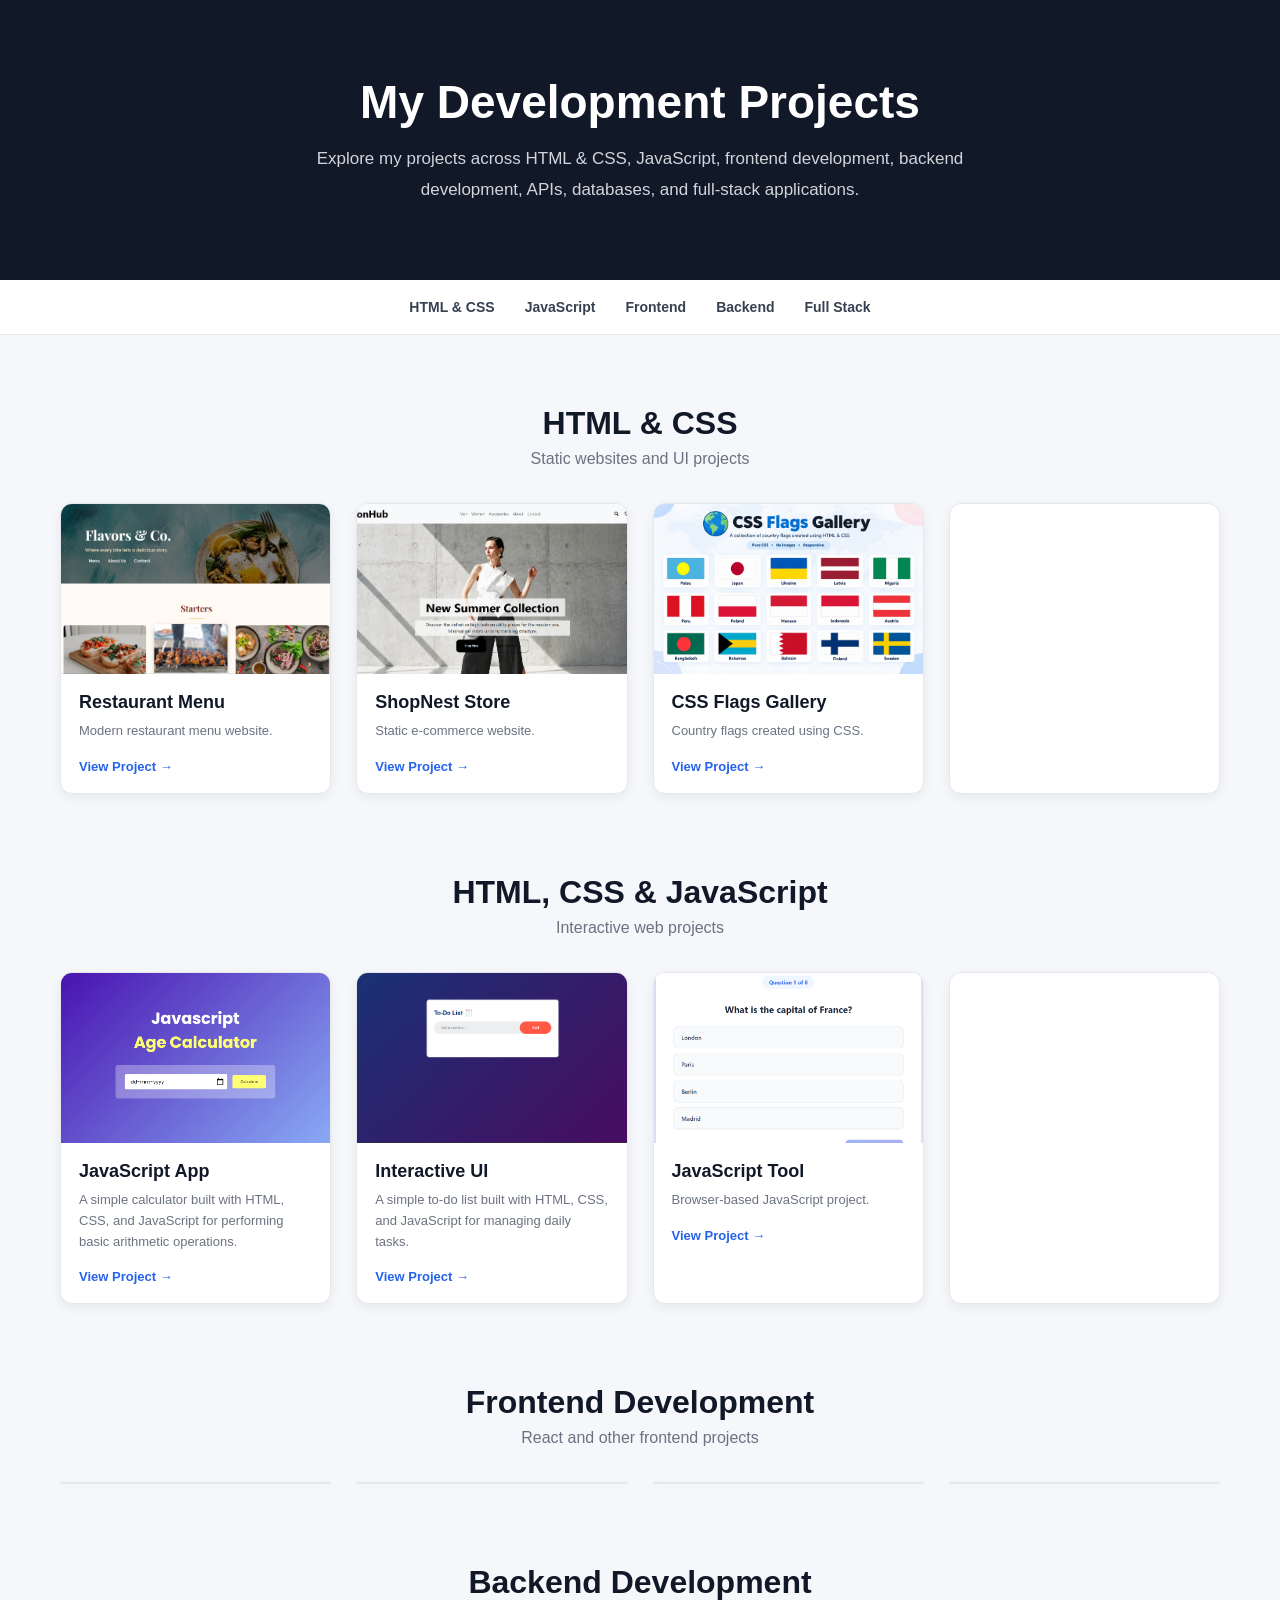
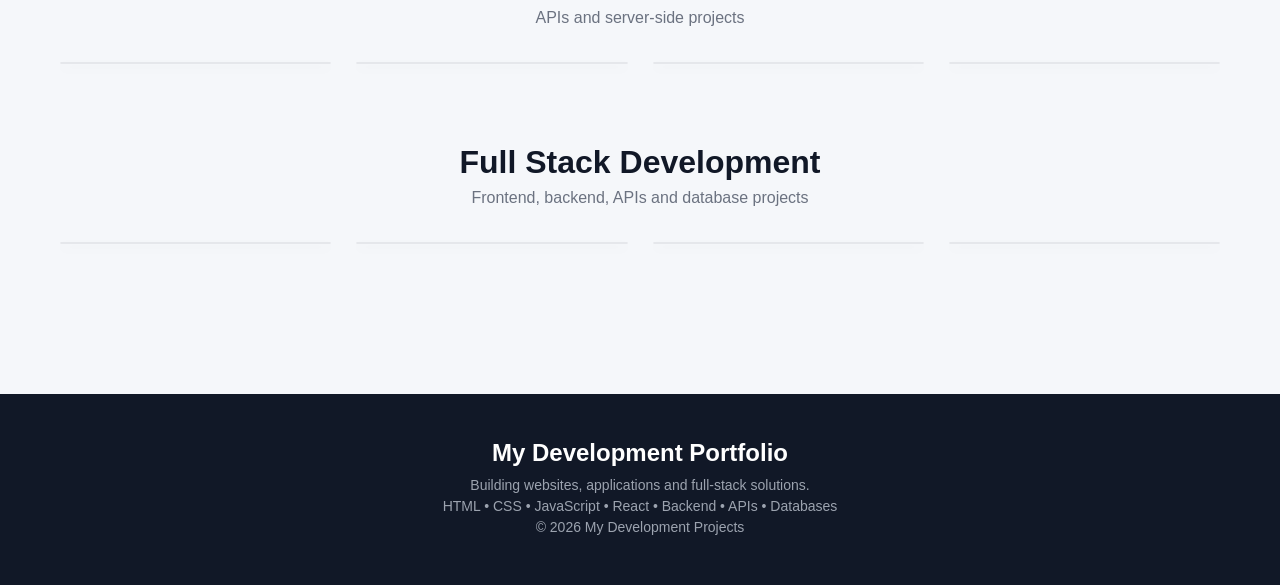
<file: index.html>
<!doctype html>
<html lang="en">
  <head>
    <meta charset="UTF-8" />
    <meta name="viewport" content="width=device-width, initial-scale=1.0" />

    <title>My Development Projects</title>

    <style>
      * {
        margin: 0;
        padding: 0;
        box-sizing: border-box;
      }

      html {
        scroll-behavior: smooth;
      }

      body {
        font-family: Arial, sans-serif;
        background: #f5f7fa;
        color: #1f2937;
      }

      a {
        text-decoration: none;
      }

      /* ================= HEADER ================= */

      header {
        background: #111827;
        color: white;
        text-align: center;
        padding: 75px 20px;
      }

      header h1 {
        font-size: 46px;
        margin-bottom: 15px;
      }

      header p {
        max-width: 750px;
        margin: auto;
        color: #d1d5db;
        font-size: 17px;
        line-height: 1.8;
      }

      /* ================= NAVIGATION ================= */

      nav {
        background: white;
        border-bottom: 1px solid #e5e7eb;
        position: sticky;
        top: 0;
        z-index: 100;
      }

      nav ul {
        list-style: none;

        display: flex;
        justify-content: center;
        flex-wrap: wrap;

        gap: 30px;

        padding: 18px 20px;
      }

      nav a {
        color: #374151;
        font-size: 14px;
        font-weight: bold;

        transition: 0.3s;
      }

      nav a:hover {
        color: #2563eb;
      }

      /* ================= MAIN ================= */

      main {
        max-width: 1200px;
        margin: auto;
        padding: 70px 20px;
      }

      /* ================= CATEGORY ================= */

      .category {
        margin-bottom: 80px;
      }

      .category-header {
        text-align: center;
        margin-bottom: 35px;
      }

      .category-header h2 {
        font-size: 32px;
        margin-bottom: 8px;
        color: #111827;
      }

      .category-header p {
        color: #6b7280;
        font-size: 16px;
      }

      /* ================= PROJECT GRID ================= */

      .projects {
        display: grid;

        /* 4 CARDS PER ROW */
        grid-template-columns: repeat(4, 1fr);

        gap: 25px;
      }

      /* ================= PROJECT CARD ================= */

      .project {
        background: white;

        border: 1px solid #e5e7eb;
        border-radius: 12px;

        overflow: hidden;

        box-shadow: 0 4px 12px rgba(0, 0, 0, 0.06);

        transition:
          transform 0.3s ease,
          box-shadow 0.3s ease;
      }

      .project:hover {
        transform: translateY(-7px);

        box-shadow: 0 15px 30px rgba(0, 0, 0, 0.12);
      }

      /* ================= IMAGE ================= */

      .project-image {
        display: block;
        overflow: hidden;
      }

      .project-image img {
        width: 100%;
        height: 170px;

        object-fit: cover;
        display: block;

        transition: transform 0.4s ease;
      }

      .project:hover img {
        transform: scale(1.06);
      }

      /* ================= CONTENT ================= */

      .project-content {
        padding: 18px;
      }

      .project-content h3 {
        font-size: 18px;
        color: #111827;

        margin-bottom: 8px;
      }

      .project-content p {
        font-size: 13px;
        line-height: 1.6;

        color: #6b7280;

        margin-bottom: 15px;
      }

      .view-project {
        color: #2563eb;

        font-size: 13px;
        font-weight: bold;
      }

      .view-project:hover {
        color: #1d4ed8;
      }

      /* ================= FOOTER ================= */

      footer {
        background: #111827;

        color: white;

        text-align: center;

        padding: 45px 20px;
      }

      footer h2 {
        margin-bottom: 10px;
      }

      footer p {
        color: #9ca3af;

        font-size: 14px;

        margin: 5px;
      }

      /* ================= TABLET ================= */

      @media (max-width: 1000px) {
        .projects {
          grid-template-columns: repeat(3, 1fr);
        }
      }

      /* ================= SMALL TABLET ================= */

      @media (max-width: 750px) {
        .projects {
          grid-template-columns: repeat(2, 1fr);
        }

        header h1 {
          font-size: 38px;
        }
      }

      /* ================= MOBILE ================= */

      @media (max-width: 500px) {
        .projects {
          grid-template-columns: 1fr;
        }

        header {
          padding: 55px 20px;
        }

        header h1 {
          font-size: 30px;
        }

        header p {
          font-size: 15px;
        }
      }
    </style>
  </head>

  <body>
    <!-- ================= HEADER ================= -->

    <header>
      <h1>My Development Projects</h1>

      <p>
        Explore my projects across HTML & CSS, JavaScript, frontend development,
        backend development, APIs, databases, and full-stack applications.
      </p>
    </header>

    <!-- ================= NAVIGATION ================= -->

    <nav>
      <ul>
        <li>
          <a href="#html-css">HTML & CSS</a>
        </li>

        <li>
          <a href="#javascript">JavaScript</a>
        </li>

        <li>
          <a href="#frontend">Frontend</a>
        </li>

        <li>
          <a href="#backend">Backend</a>
        </li>

        <li>
          <a href="#fullstack">Full Stack</a>
        </li>
      </ul>
    </nav>

    <main>
      <!-- =================================================
         HTML & CSS
    ================================================= -->

      <section class="category" id="html-css">
        <div class="category-header">
          <h2>HTML & CSS</h2>

          <p>Static websites and UI projects</p>
        </div>

        <div class="projects">
          <!-- CARD 1 -->

          <article class="project">
            <a
              class="project-image"
              href="Projects/Restaurant-Menu-website/index.html"
              target="_blank"
            >
              <img src="image/Restaurant_Menu.png" alt="Restaurant Menu" />
            </a>

            <div class="project-content">
              <h3>Restaurant Menu</h3>

              <p>Modern restaurant menu website.</p>

              <a
                class="view-project"
                href="Projects/Restaurant-Menu-website/index.html"
                target="_blank"
              >
                View Project →
              </a>
            </div>
          </article>

          <!-- CARD 2 -->

          <article class="project">
            <a
              class="project-image"
              href="Projects/Shopnest-Static-Website/index.html"
              target="_blank"
            >
              <img src="image/ShopNest_Store.png" alt="ShopNest Store" />
            </a>

            <div class="project-content">
              <h3>ShopNest Store</h3>

              <p>Static e-commerce website.</p>

              <a
                class="view-project"
                href="Projects/Shopnest-Static-Website/index.html"
                target="_blank"
              >
                View Project →
              </a>
            </div>
          </article>

          <!-- CARD 3 -->

          <article class="project">
            <a
              class="project-image"
              href="Projects/FlagProject/index.html"
              target="_blank"
            >
              <img src="image/Flag.png" alt="CSS Flags Gallery" />
            </a>

            <div class="project-content">
              <h3>CSS Flags Gallery</h3>

              <p>Country flags created using CSS.</p>

              <a
                class="view-project"
                href="Projects/FlagProject/index.html"
                target="_blank"
              >
                View Project →
              </a>
            </div>
          </article>

          <!-- CARD 4 -->

          <article class="project">
            <!-- <a class="project-image" href="#">
              <img src="image/Restaurant_Menu.png" alt="Demo UI Project" />
            </a>

            <div class="project-content">
              <h3>Demo UI Project</h3>

              <p>Example HTML and CSS interface.</p>

              <a class="view-project" href="#"> View Project → </a>
            </div> -->
          </article>

          <!--
          ADD CARD 5 HERE

          It will automatically move
          to the second row.
        --></div>
      </section>

      <!-- =================================================
         JAVASCRIPT
    ================================================= -->

      <section class="category" id="javascript">
        <div class="category-header">
          <h2>HTML, CSS & JavaScript</h2>

          <p>Interactive web projects</p>
        </div>

        <div class="projects">
          <article class="project">
            <a class="project-image" href="#">
              <img src="image/Age_Calculator.png" alt="Age Calculator" />
            </a>

            <div class="project-content">
              <h3>JavaScript App</h3>

              <p>A simple calculator built with HTML, CSS, and JavaScript for performing basic arithmetic operations.</p>

              <a class="view-project" href="Projects/Age Calculator/index.html"> View Project → </a>
            </div>
          </article>

          <article class="project">
            <a class="project-image" href="#">
              <img src="image/To_Do_List.png" alt="To Do List" />
            </a>

            <div class="project-content">
              <h3>Interactive UI</h3>

              <p>A simple to-do list built with HTML, CSS, and JavaScript for managing daily tasks.</p>

              <a class="view-project" href="Projects/To Do List/index.html"> View Project → </a>
            </div>
          </article>

          <article class="project">
            <a class="project-image" href="#">
              <img src="image/JavaScript_Quiz_App.png" alt="JavaScript Demo" />
            </a>

            <div class="project-content">
              <h3>JavaScript Tool</h3>

              <p>Browser-based JavaScript project.</p>

              <a class="view-project" href="Projects/JavaScript_Quiz_App/index.html"> View Project → </a>
            </div>
          </article>

          <article class="project">
            <!-- <a class="project-image" href="#">
              <img src="image/Restaurant_Menu.png" alt="JavaScript Demo" />
            </a>

            <div class="project-content">
              <h3>Web Application</h3>

              <p>Dynamic frontend application.</p>

              <a class="view-project" href="#"> View Project → </a>
            </div> -->
          </article>
        </div>
      </section>

      <!-- =================================================
         FRONTEND
    ================================================= -->

      <section class="category" id="frontend">
        <div class="category-header">
          <h2>Frontend Development</h2>

          <p>React and other frontend projects</p>
        </div>

        <div class="projects">
          <article class="project">
            <!-- <a class="project-image" href="#">
              <img src="image/ShopNest_Store.png" alt="React Project" />
            </a>

            <div class="project-content">
              <h3>React Project</h3>

              <p>Modern React frontend application.</p>

              <a class="view-project" href="#"> View Project → </a>
            </div> -->
          </article>

          <article class="project">
            <!-- <a class="project-image" href="#">
              <img src="image/Restaurant_Menu.png" alt="Frontend Project" />
            </a>

            <div class="project-content">
              <h3>React Dashboard</h3>

              <p>Responsive frontend dashboard.</p>

              <a class="view-project" href="#"> View Project → </a>
            </div> -->
          </article>

          <article class="project">
            <!-- <a class="project-image" href="#">
              <img src="image/Flag.png" alt="Frontend Project" />
            </a>

            <div class="project-content">
              <h3>Frontend UI</h3>

              <p>Modern responsive user interface.</p>

              <a class="view-project" href="#"> View Project → </a>
            </div> -->
          </article>

          <article class="project">
            <!-- <a class="project-image" href="#">
              <img src="image/ShopNest_Store.png" alt="Frontend Project" />
            </a>

            <div class="project-content">
              <h3>React Website</h3>

              <p>Component-based frontend project.</p>

              <a class="view-project" href="#"> View Project → </a>
            </div> -->
          </article>
        </div>
      </section>

      <!-- =================================================
         BACKEND
    ================================================= -->

      <section class="category" id="backend">
        <div class="category-header">
          <h2>Backend Development</h2>

          <p>APIs and server-side projects</p>
        </div>

        <div class="projects">
          <article class="project">
            <!-- <a class="project-image" href="#">
              <img src="image/Restaurant_Menu.png" alt="Backend API" />
            </a>

            <div class="project-content">
              <h3>REST API</h3>

              <p>Backend API project.</p>

              <a class="view-project" href="#"> View Project → </a>
            </div> -->
          </article>

          <article class="project">
            <!-- <a class="project-image" href="#">
              <img src="image/ShopNest_Store.png" alt="Backend Project" />
            </a>

            <div class="project-content">
              <h3>Node.js API</h3>

              <p>Server-side application using Node.js.</p>

              <a class="view-project" href="#"> View Project → </a>
            </div> -->
          </article>

          <article class="project">
            <!-- <a class="project-image" href="#">
              <img src="image/Flag.png" alt="Database Project" />
            </a>

            <div class="project-content">
              <h3>Database Project</h3>

              <p>Backend database integration project.</p>

              <a class="view-project" href="#"> View Project → </a>
            </div> -->
          </article>

          <article class="project">
            <!-- <a class="project-image" href="#">
              <img src="image/Restaurant_Menu.png" alt="Backend Application" />
            </a>

            <div class="project-content">
              <h3>Backend Application</h3>

              <p>Server-side web application.</p>

              <a class="view-project" href="#"> View Project → </a>
            </div> -->
          </article>
        </div>
      </section>

      <!-- =================================================
         FULL STACK
    ================================================= -->

      <section class="category" id="fullstack">
        <div class="category-header">
          <h2>Full Stack Development</h2>

          <p>Frontend, backend, APIs and database projects</p>
        </div>

        <div class="projects">
          <article class="project">
            <!-- <a class="project-image" href="#">
              <img src="image/ShopNest_Store.png" alt="Full Stack Project" />
            </a>

            <div class="project-content">
              <h3>Full Stack Store</h3>

              <p>Complete e-commerce application.</p>

              <a class="view-project" href="#"> View Project → </a>
            </div> -->
          </article>

          <article class="project">
            <!-- <a class="project-image" href="#">
              <img src="image/Restaurant_Menu.png" alt="Full Stack Project" />
            </a>

            <div class="project-content">
              <h3>Full Stack App</h3>

              <p>Frontend and backend application.</p>

              <a class="view-project" href="#"> View Project → </a>
            </div> -->
          </article>

          <article class="project">
            <!-- <a class="project-image" href="#">
              <img src="image/Flag.png" alt="Full Stack Project" />
            </a>

            <div class="project-content">
              <h3>Web Application</h3>

              <p>Full-stack web application.</p>

              <a class="view-project" href="#"> View Project → </a>
            </div> -->
          </article>

          <article class="project">
            <!-- <a class="project-image" href="#">
              <img src="image/ShopNest_Store.png" alt="Full Stack Project" />
            </a>

            <div class="project-content">
              <h3>Complete Web App</h3>

              <p>Frontend, backend and database system.</p>

              <a class="view-project" href="#"> View Project → </a>
            </div> -->
          </article>
        </div>
      </section>
    </main>

    <!-- ================= FOOTER ================= -->

    <footer>
      <h2>My Development Portfolio</h2>

      <p>Building websites, applications and full-stack solutions.</p>

      <p>HTML • CSS • JavaScript • React • Backend • APIs • Databases</p>

      <p>© 2026 My Development Projects</p>
    </footer>
  </body>
</html>
</file>
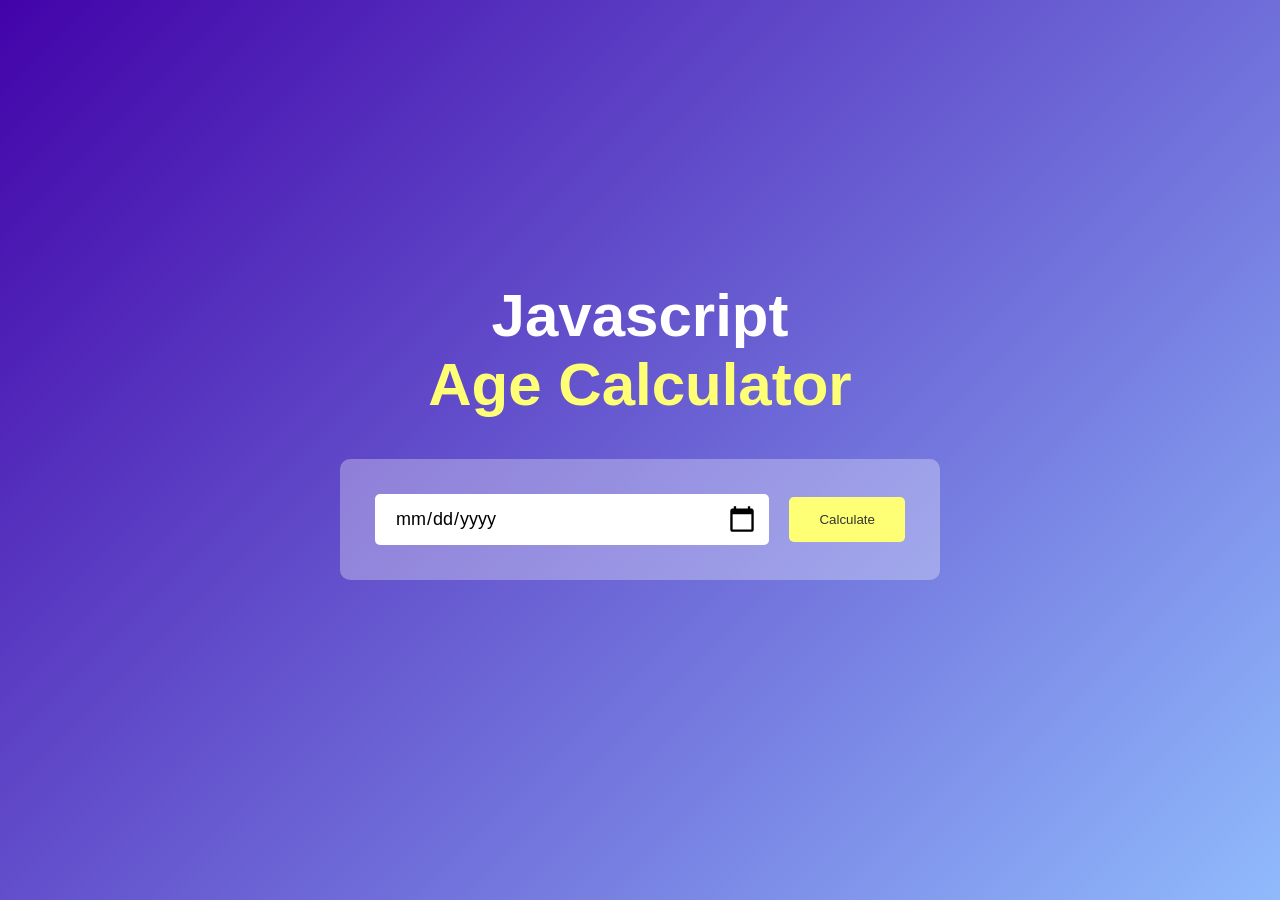
<file: Projects/Age Calculator/index.html>
<!DOCTYPE html>
<html lang="en">
<head>
  <meta charset="UTF-8">
  <meta name="viewport" content="width=device-width, initial-scale=1.0">
  <title>Age Calculator</title>
  <link rel="stylesheet" href="style.css">
  
</head>
<body>
  <div class="container">
      <div class="calculator">
        <h1>Javascript <br> <span>Age Calculator</span></h1>
        <div class="input-box">
          <input type="date" id="date">
          <button onclick="calculateAge()">Calculate</button>
        </div>
        <p id="result"></p>
      </div>
  </div>
  <script src="script.js" type="text/javascript"></script>
</body>
</html>
</file>
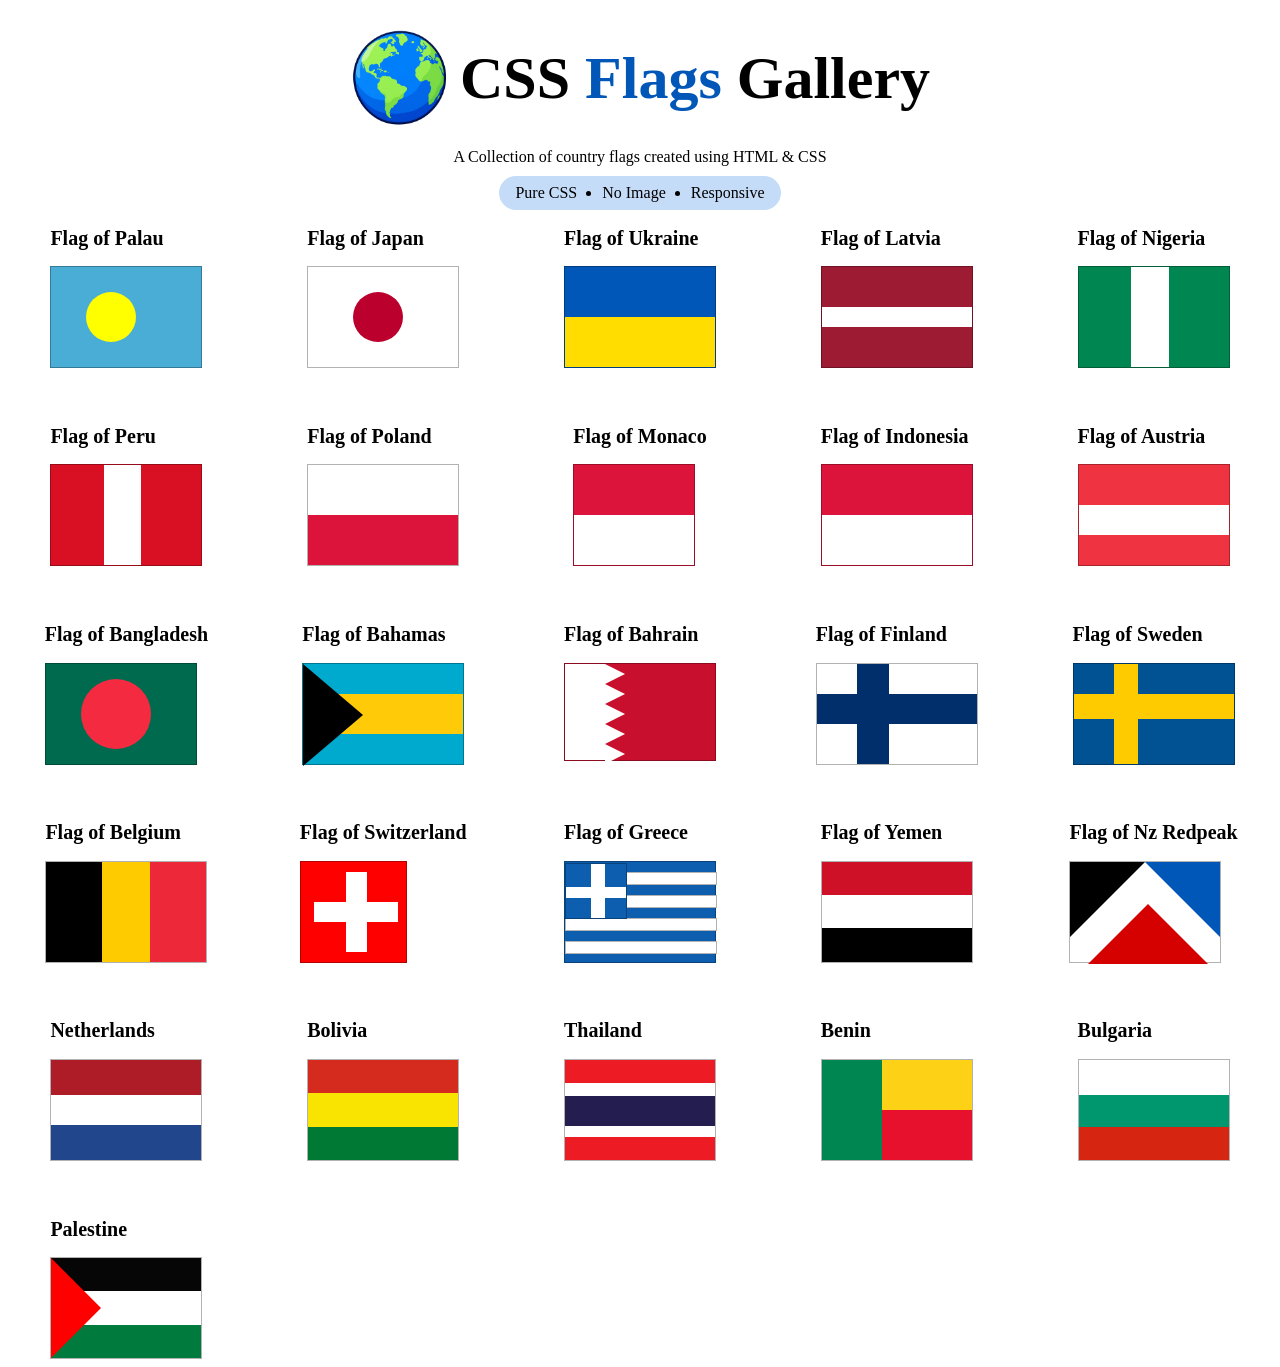
<file: Projects/FlagProject/index.html>
<!doctype html>
<html lang="en">
  <head>
    <meta charset="UTF-8" />
    <meta name="viewport" content="width=device-width, initial-scale=1.0" />
    <title>Document</title>
    <link rel="stylesheet" href="style.css" />
  </head>
  <body>
    <header>
      <div class="header-title">
        <div class="earth_globe">
          <img src="../../image/Earth Globe.png" alt="" />
        </div>
        <h1>CSS <span> Flags </span> Gallery</h1>
      </div>

      <div class="header-subtitle">
        <p>A Collection of country flags created using HTML & CSS</p>
        <ul>
          <li>Pure CSS</li>
          <li>No Image</li>
          <li>Responsive</li>
        </ul>
      </div>
    </header>

    <main class="flags">
      <div class="flag">
        <h2>Flag of Palau</h2>
        <div class="flag_palau">
          <div></div>
        </div>
      </div>

      <div class="flag">
        <h2>Flag of Japan</h2>
        <div class="flag_japan">
          <div></div>
        </div>
      </div>

      <div class="flag">
        <h2>Flag of Ukraine</h2>
        <div class="flag_ukraine">
          <div></div>
        </div>
      </div>

      <div class="flag">
        <h2>Flag of Latvia</h2>
        <div class="flag_latvia">
          <div></div>
        </div>
      </div>

      <div class="flag">
        <h2>Flag of Nigeria</h2>
        <div class="flag_nigeria">
          <div></div>
        </div>
      </div>

      <div class="flag">
        <h2>Flag of Peru</h2>
        <div class="flag_peru">
          <div></div>
        </div>
      </div>

      <div class="flag">
        <h2>Flag of Poland</h2>
        <div class="flag_poland">
          <div></div>
        </div>
      </div>

      <div class="flag">
        <h2>Flag of Monaco</h2>
        <div class="flag_monaco">
          <div></div>
        </div>
      </div>

      <div class="flag">
        <h2>Flag of Indonesia</h2>
        <div class="flag_indonesia">
          <div></div>
        </div>
      </div>
      <div class="flag">
        <h2>Flag of Austria</h2>
        <div class="flag_austria">
          <div></div>
        </div>
      </div>
      <div class="flag">
        <h2>Flag of Bangladesh</h2>
        <div class="flag_bangladesh">
          <div></div>
        </div>
      </div>
      <div class="flag">
        <h2>Flag of Bahamas</h2>
        <div class="flag_bahamas">
          <div>
            <div class="triangle"></div>
          </div>
        </div>
      </div>

      <div class="flag">
        <h2>Flag of Bahrain</h2>
        <div class="flag_bahrain">
          <div>
            <div class="triangle"></div>
            <div class="triangle"></div>
            <div class="triangle"></div>
            <div class="triangle"></div>
            <div class="triangle"></div>
          </div>
        </div>
      </div>

      <div class="flag">
        <h2>Flag of Finland</h2>
        <div class="flag_finland">
          <div class="left_to_right"></div>
          <div class="up_to_down"></div>
        </div>
      </div>
      <div class="flag">
        <h2>Flag of Sweden</h2>
        <div class="flag_sweden">
          <div class="left_to_right"></div>
          <div class="up_to_down"></div>
        </div>
      </div>

      <div class="flag">
        <h2>Flag of Belgium</h2>
        <div class="flag_belgium">
          <div class="left"></div>
          <div class="middle"></div>
          <div class="right"></div>
        </div>
      </div>

      <div class="flag">
        <h2>Flag of Switzerland</h2>
        <div class="flag_switzerland">
          <div class="horizontal"></div>
          <div class="vertical"></div>
        </div>
      </div>

      <div class="flag">
        <h2>Flag of Greece</h2>
        <div class="flag_greece">
          <div class="line"></div>
          <div class="line"></div>
          <div class="line"></div>
          <div class="line"></div>
          <div>
            <div class="horizontal"></div>
            <div class="vertical"></div>
          </div>
        </div>
      </div>

      <div class="flag">
        <h2>Flag of Yemen</h2>
        <div class="flag_yemen">
          <div class="top"></div>
          <div class="middle"></div>
          <div class="bottom"></div>
        </div>
      </div>

      <div class="flag">
        <h2>Flag of Nz Redpeak</h2>
        <div class="flag_redpeak">
          <div class="left"></div>
          <div class="right"></div>
          <div class="bottom"></div>
        </div>
      </div>

      <div class="flag">
        <h2>Netherlands</h2>
        <div class="flag_netherlands">
          <div class="top"></div>
          <div class="bottom"></div>
        </div>
      </div>

      <div class="flag">
        <h2>Bolivia</h2>
        <div class="flag_bolivia">
          <div class="top"></div>
          <div class="middle"></div>
          <div class="bottom"></div>
        </div>
      </div>

      <div class="flag">
        <h2>Thailand</h2>
        <div class="flag_thailand">
          <div class="top"></div>
          <div class="middle"></div>
          <div class="bottom"></div>
        </div>
      </div>

      <div class="flag">
        <h2>Benin</h2>
        <div class="flag_benin">
          <div class="left"></div>
          <div class="middle"></div>
          <div class="bottom"></div>
        </div>
      </div>

      <div class="flag">
        <h2>Bulgaria</h2>
        <div class="flag_bulgaria">
          <div class="middle"></div>
          <div class="bottom"></div>
        </div>
      </div>

       <!-- Flag of  Palestine  -->

      <div class="flag">
        <h2>Palestine</h2>
        <div class="flag_palestine">
          <div class="left_triangle"></div>
           <div class="top"></div>
          <div class="bottom"></div>
        </div>
      </div>
    </main>
  </body>
</html>
</file>
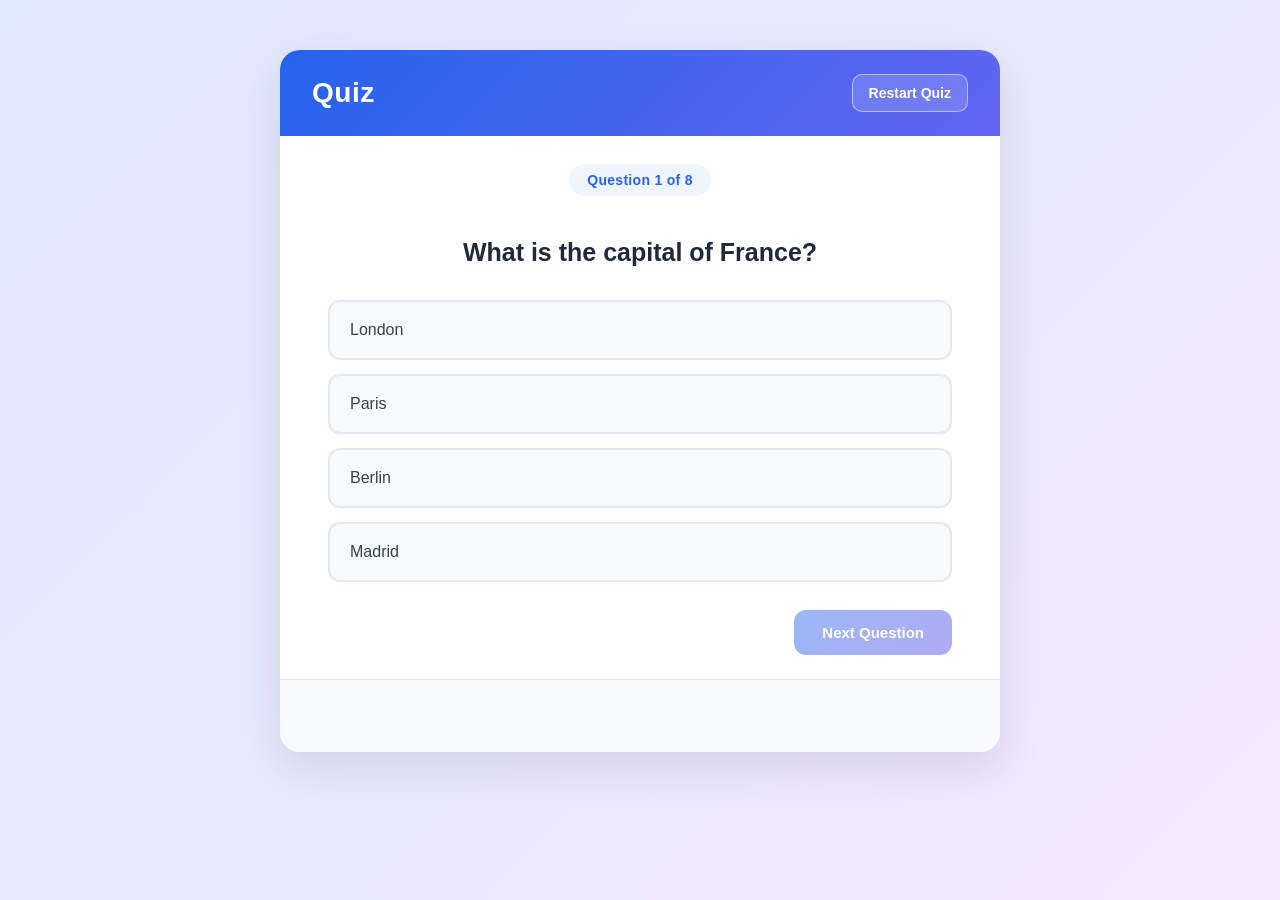
<file: Projects/JavaScript_Quiz_App/index.html>
<!DOCTYPE html>
<html lang="en">

<head>
    <meta charset="UTF-8">
    <meta name="viewport" content="width=device-width, initial-scale=1.0">
    <title>Build an Interactive JavaScript Quiz App</title>
    <link rel="stylesheet" href="style.css">
</head>

<body>
    <div class="quiz-container">

        <div class="header">
            <h1>Quiz</h1>
            <button class="restart-button">Restart Quiz</button>
        </div>

        <p class="count-number"></p>

        <div class="question-container">
            <h2 id="question"></h2>
            <p id="options"></p>
        </div>
        <button class="next-button">Next Question</button>

        <div class="score-container">
            <p id="score"></p>
            <p id="feedback"></p>
        </div>

    </div>
    <script src="script.js"></script>


</body>

</html>
</file>
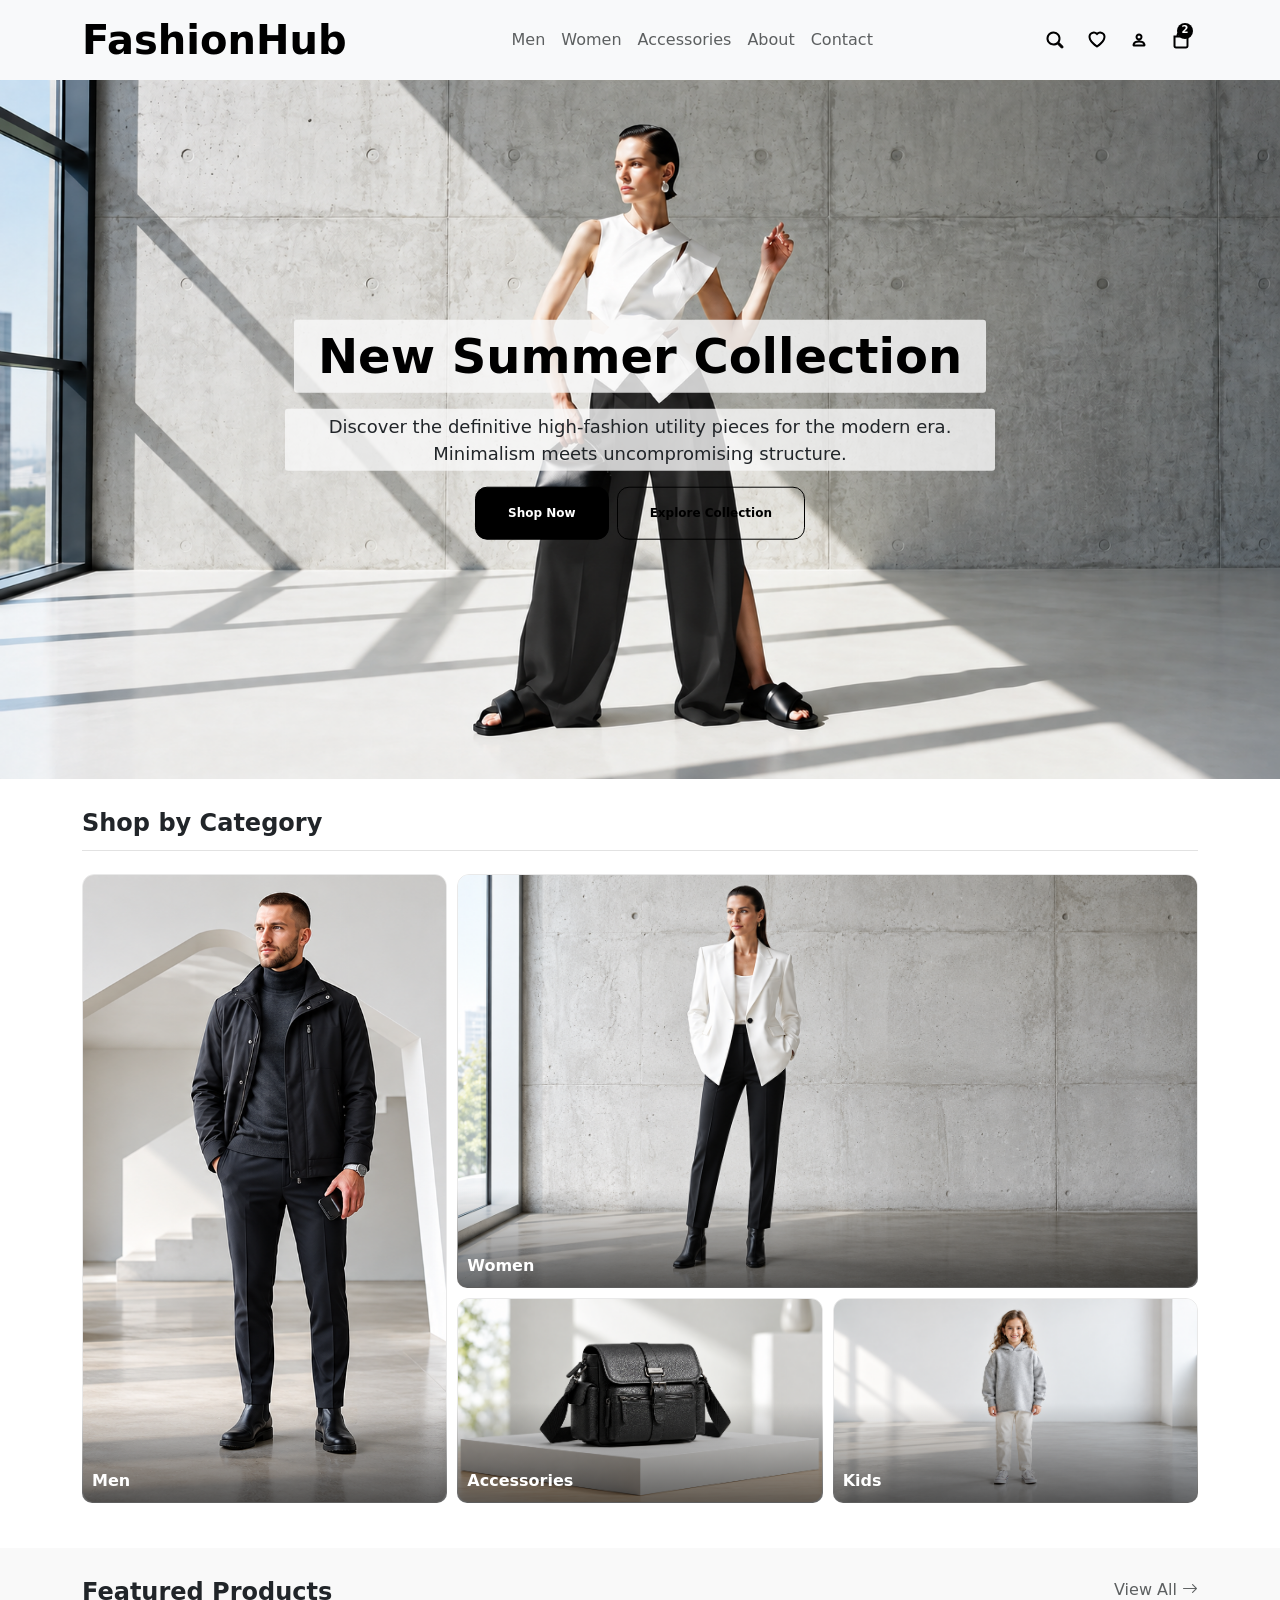
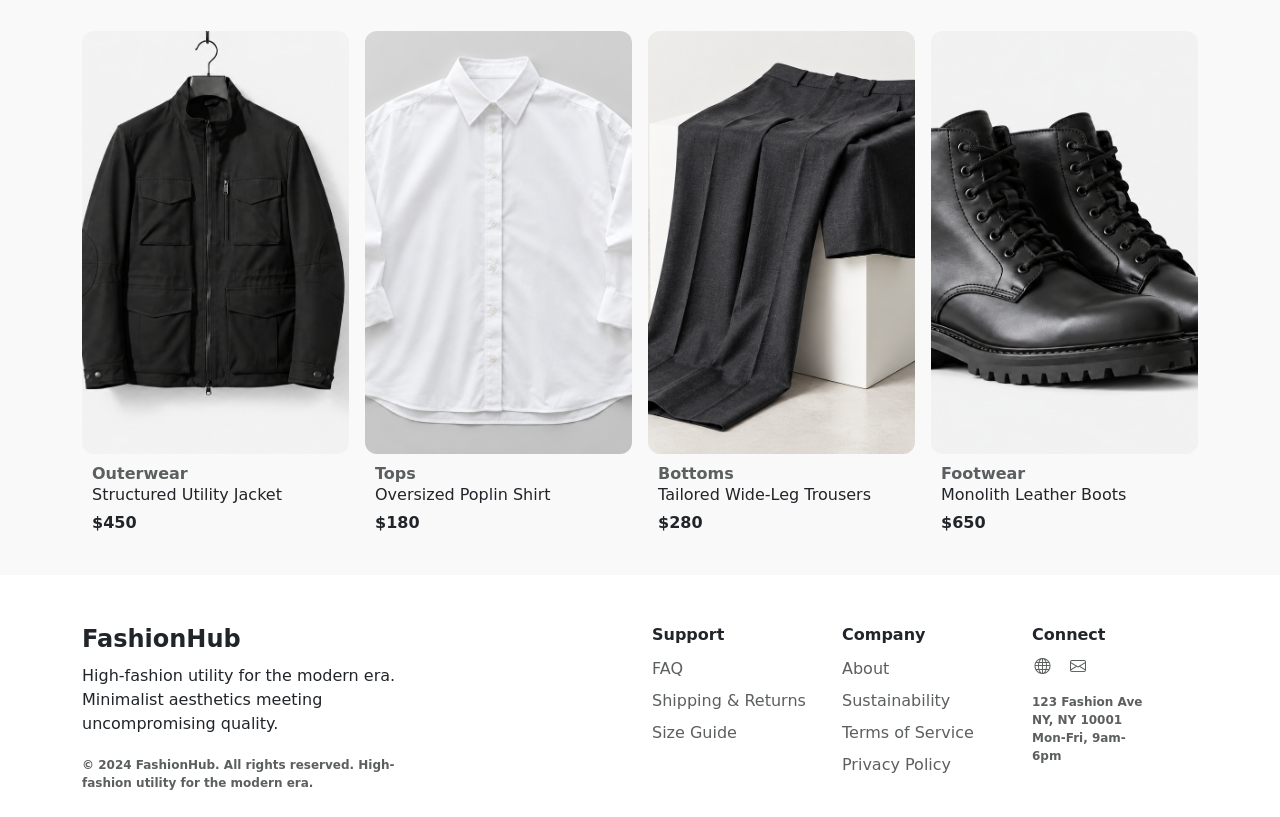
<file: Projects/Shopnest-Static-Website/index.html>
<!doctype html>
<html lang="en">
  <head>
    <meta charset="UTF-8" />
    <meta name="viewport" content="width=device-width, initial-scale=1.0" />
    <title>FashionHub</title>
    <link
      href="https://cdn.jsdelivr.net/npm/bootstrap@5.3.8/dist/css/bootstrap.min.css"
      rel="stylesheet"
      integrity="sha384-sRIl4kxILFvY47J16cr9ZwB07vP4J8+LH7qKQnuqkuIAvNWLzeN8tE5YBujZqJLB"
      crossorigin="anonymous"
    />

    <link
      rel="stylesheet"
      href="https://cdn.jsdelivr.net/npm/bootstrap-icons@1.13.1/font/bootstrap-icons.min.css"
    />

    <link rel="stylesheet" href="styles.css" />
  </head>

  <body>
    <!-- ----- HEADER ----- -->

    <header class="sticky-top bg-light">
      <div
        class="header-content container d-flex align-items-center justify-content-between"
      >
        <div class="brand-logo">
          <a href="#">
            <h1 class="m-0 fw-bold text-black">FashionHub</h1>
          </a>
        </div>

        <!--  ----- Main Navigation -----  -->

        <nav
          class="desktop-nav d-flex align-items-center"
          aria-label="Main navigation"
        >
          <a class="mx-2" href="#">Men</a>
          <a class="mx-2" href="#">Women</a>
          <a class="mx-2" href="#">Accessories</a>
          <a class="mx-2" href="#">About</a>
          <a class="mx-2" href="#">Contact</a>
        </nav>

        <!-- ----- Navigation Actions -----  -->

        <div class="nav-action d-flex align-items-center gap-2">
          <a
            href="#"
            class="d-flex align-items-center justify-content-center"
            aria-label="Search"
          >
            <i class="bi bi-search"></i>
          </a>

          <a
            href="#"
            class="d-flex align-items-center justify-content-center"
            aria-label="Wishlist"
          >
            <i class="bi bi-heart"></i>
          </a>

          <a
            href="#"
            class="d-flex align-items-center justify-content-center"
            aria-label="Profile"
          >
            <i class="bi bi-person"></i>
          </a>

          <a
            href="#"
            class="d-flex align-items-center justify-content-center"
            aria-label="Shopping cart"
          >
            <i class="bi bi-bag bag-icon"></i> <span>2</span>
          </a>
        </div>
      </div>
    </header>

    <main>
      <!-- ----- Hero Section ----- -->

      <section class="hero-section position-relative w-100 overflow-hidden">
        <img
          class="d-block w-100"
          src="image/hero.png"
          alt="New summer fashion collection"
        />

        <div
          class="hero-container position-absolute top-50 start-50 translate-middle w-100 text-center"
        >
          <div class="hero-content d-flex flex-column align-items-center gap-3">
            <h1 class="m-0">New Summer Collection</h1>

            <p class="m-0">
              Discover the definitive high-fashion utility pieces for the modern
              era.<br />
              Minimalism meets uncompromising structure.
            </p>
          </div>

          <div class="hero-actions d-flex justify-content-center gap-2 mt-3">
            <a class="btn" href="#">Shop Now</a>
            <a href="#category">Explore Collection</a>
          </div>
        </div>
      </section>
      <!-- ----- Shop by Category ----- -->

      <section class="shop-category container" id="category">
        <h2 class="heading2">Shop by Category</h2>

        <div class="shop-category-grid">
          <a
            href="#"
            class="category-man category-card position-relative d-block overflow-hidden text-white"
          >
            <img
              class="d-block w-100"
              src="image/category/Man.png"
              alt="Men's fashion"
            />
            <span class="category-content">Men</span>
          </a>

          <a
            href="#"
            class="category-women category-card position-relative d-block overflow-hidden text-white"
          >
            <img
              class="d-block w-100"
              src="image/category/Women.png"
              alt="Women's fashion"
            />
            <span class="category-content">Women</span>
          </a>

          <a
            href="#"
            class="category-accessories category-card position-relative d-block overflow-hidden text-white"
          >
            <img
              class="d-block w-100"
              src="image/category/Accessories.png"
              alt="Fashion accessories"
            />
            <span class="category-content">Accessories</span>
          </a>

          <a
            href="#"
            class="category-kids category-card position-relative d-block overflow-hidden text-white"
          >
            <img
              class="d-block w-100"
              src="image/category/kid.png"
              alt="Kids' fashion"
            />
            <span class="category-content">Kids</span>
          </a>
        </div>
      </section>
      <!-- ----- Featured Products ----- -->

      <section class="shop-products">
        <div class="container">
          <div class="products-header d-flex justify-content-between position-relative">
            <h2 class="heading2">Featured Products</h2>
            <a href="#" class="view-all">
              View All
              <i class="bi bi-arrow-right"></i>
            </a>
          </div>

          <div class="shop-product-grid row g-3 pt-3">
            <article class="product-card col-12 col-sm-6 col-lg-3">
              <img
                class="d-block w-100"
                src="image/Products/Outerwear.png"
                alt="Structured Utility Jacket"
              />

              <div class="product-content">
                <h3>Outerwear</h3>
                <p>Structured Utility Jacket</p>
                <span class="price">$450</span>
              </div>
            </article>

            <article class="product-card col-12 col-sm-6 col-lg-3">
              <img
                class="d-block w-100"
                src="image/Products/Tops.png"
                alt="Oversized Poplin Shirt"
              />

              <div class="product-content">
                <h3>Tops</h3>
                <p>Oversized Poplin Shirt</p>
                <span class="price">$180</span>
              </div>
            </article>

            <article class="product-card col-12 col-sm-6 col-lg-3">
              <img
                class="d-block w-100"
                src="image/Products/Bottoms.png"
                alt="Tailored Wide-Leg Trousers"
              />

              <div class="product-content">
                <h3>Bottoms</h3>
                <p>Tailored Wide-Leg Trousers</p>
                <span class="price">$280</span>
              </div>
            </article>

            <article class="product-card col-12 col-sm-6 col-lg-3">
              <img
                class="d-block w-100"
                src="image/Products/Footwear.png"
                alt="Monolith Leather Boots"
              />

              <div class="product-content">
                <h3>Footwear</h3>
                <p>Monolith Leather Boots</p>
                <span class="price">$650</span>
              </div>
            </article>
          </div>
        </div>
      </section>
    </main>
    <!-- ----- Footer ----- -->

    <footer class="footer container">
      <div class="row">
        <div class="footer-brand col-12 col-lg-6">
          <h2 class="footer-brand-logo">FashionHub</h2>

          <p class="footer-paragraph">
            High-fashion utility for the modern era. Minimalist aesthetics
            meeting uncompromising quality.
          </p>

          <p class="footer-copyright d-none d-lg-block">
            &copy; 2024 FashionHub. All rights reserved. High-fashion utility
            for the modern era.
          </p>
        </div>

        <div class="support col-4 col-lg-2">
          <h3>Support</h3>

          <a href="#">FAQ</a>
          <a href="#">Shipping &amp; Returns</a>
          <a href="#">Size Guide</a>
        </div>

        <div class="company col-4 col-lg-2">
          <h3>Company</h3>

          <a href="#">About</a>
          <a href="#">Sustainability</a>
          <a href="#">Terms of Service</a>
          <a href="#">Privacy Policy</a>
        </div>

        <div class="connect col-4 col-lg-2">
          <h3>Connect</h3>

          <div class="connect-icon d-flex align-items-center gap-3 mb-2">
            <a
              class="d-flex align-items-center justify-content-center"
              href="#"
              aria-label="Website"
            >
              <i class="bi bi-globe"></i>
            </a>

            <a
              class="d-flex align-items-center justify-content-center"
              href="#"
              aria-label="Contact us"
            >
              <i class="bi bi-envelope"></i>
            </a>
          </div>

          <p>
            123 Fashion Ave NY, NY 10001<br />
            Mon-Fri, 9am-6pm
          </p>
        </div>

        <div class="col-12 d-lg-none">
          <p class="footer-copyright footer-copyright-full">
            &copy; 2024 FashionHub. All rights reserved. High-fashion utility
            for the modern era.
          </p>
        </div>
      </div>
    </footer>
  </body>
</html>
</file>
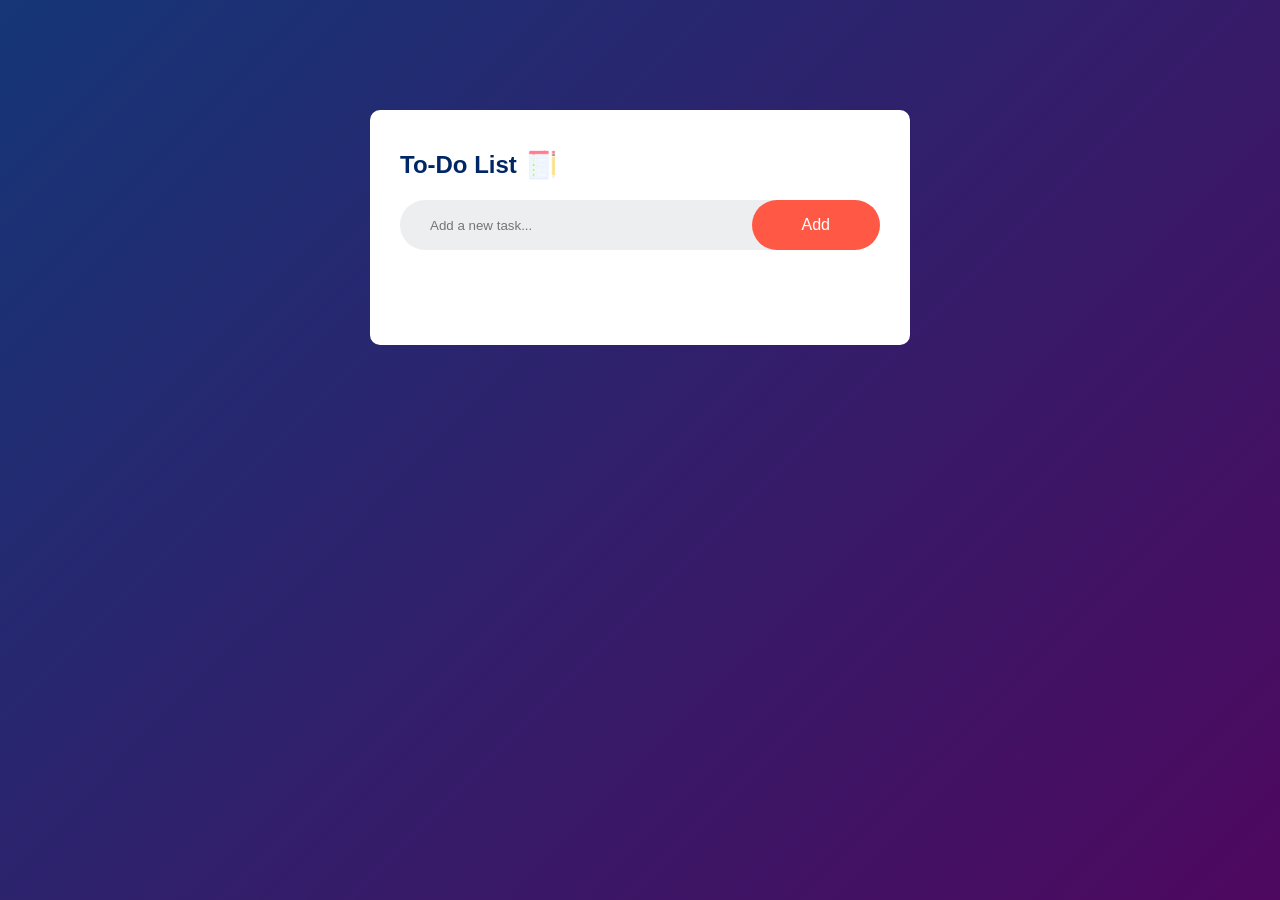
<file: Projects/To Do List/index.html>
<!DOCTYPE html>
<html lang="en">
<head>
    <meta charset="UTF-8">
    <meta name="viewport" content="width=device-width, initial-scale=1.0">
    <title>To-Do List</title>
    <link rel="stylesheet" href="style.css">
</head>
<body>
    <div class="container">
        <div class="todo-app">
            <h2>To-Do List <img src="image/icon.png" alt="To-Do Icon"></h2>
            <div class="row">
                <input type="text" id="input-box" placeholder="Add a new task...">
                <button onclick="addTask()">Add</button>
            </div>
            <ul id="taskList">
                
            </ul>
            
        </div>
    </div>
</body>
<script src="main.js"></script>
</html>
</file>
<file: Projects/Age Calculator/style.css>
*{
    margin: 0;
    padding: 0;
    font-family:'Poppins',sans-serif;
    box-sizing: border-box;
}

.container{
    width: 100%;
    min-height: 100vh;
    background: linear-gradient(135deg,#4203a9,#90bafc);
    color: #fff;
    display: flex;         
    justify-content: center;
    align-items: center;    
    padding: 10px;
}

.calculator{
    width: 100%;
    max-width: 600px;
    text-align: center;
}
.calculator h1{
    font-size: 60px;
}
.calculator h1 span{
    color: #ffff76;
}
.input-box{
    margin: 40px 0;
    padding: 35px;
    border-radius: 10px;
    background-color: rgba(255, 255, 255,0.3);
    display: flex;
    align-items: center;
}

.input-box input{
    flex: 1;
    margin-right: 20px;
    padding: 14px 20px;
    border: 0;
    outline: 0;
    font-size: 18px;
    border-radius: 5px;
    position: relative;
}

.input-box button{
    background: #ffff76;
    border: 0;
    outline: 0;
    padding: 15px 30px;
    border-radius: 5px;
    font-weight: 500;
    color: #333;
    cursor: pointer;
}

.input-box input::-webkit-calendar-picker-indicator
{
    top: 0;
    left: 0;
    right: 0;
    bottom: 0;
    width: auto;
    height: auto;
    position: absolute;
    background-position: calc(100% - 10px);
    background-size: 30px;
    cursor: pointer;
}

#result{
   font-size: 20px;
}

#result span{
    color: #ffff76;
}
</file>
<file: Projects/FlagProject/style.css>
.earth_globe {
  width: 100px;
  height: 100px;
  overflow: hidden;
  border-radius: 50%;
  flex-shrink: 0;
}

.earth_globe img {
  width: 100%;
  height: 100%;
  object-fit: cover;
}

header {
  text-align: center;
}

.header-title {
  display: flex;
  justify-content: center;
  align-items: center;
  gap: 10px;
  padding-top: 20px;
}

.header-title h1 {
  font-size: 60px;
  margin: 0;
}

.header-title span {
  color: #0057b7;
}

.header-subtitle p {
  margin: 20px 0 10px;
}

.header-subtitle ul {
  display: flex;
  justify-content: center;
  gap: 25px;
  width: fit-content;
  margin: 0 auto;
  padding: 8px 16px;
  background-color: #c5dcf9;
  border-radius: 20px;
}

.header-subtitle li:first-child {
  list-style: none;
}

.flags {
  display: grid;
  grid-template-columns: repeat(5, 1fr);
  gap: 40px 20px;
  justify-items: center;
  width: 100%;
  margin: 0 auto;
}

.flag h2 {
  font-size: 20px;
}

@media (max-width: 600px) {
  .header-title {
    flex-direction: column;
    height: auto;
  }

  .header-title h1 {
    font-size: 40px;
  }

  .earth_globe {
    width: 70px;
    height: 70px;
  }

  .header-subtitle ul {
    gap: 15px;
    font-size: 14px;
  }

  .flags {
    display: grid;
    grid-template-columns: repeat(2, 1fr);
    gap: 20px;
  }
}

/* Flag of Palau */
.flag_palau {
  width: 150px;
  height: 100px;
  background-color: #4aadd6;
  position: relative;
  border: 1px solid rgba(0, 0, 0, 0.3);
}

.flag_palau > div {
  width: 50px;
  height: 50px;
  border-radius: 50%;
  background-color: yellow;
  position: absolute;
  top: 25px;
  left: 35px;
}
/* Flag of Japan */
.flag_japan {
  width: 150px;
  height: 100px;
  background-color: #ffffff;
  position: relative;
  border: 1px solid rgba(0, 0, 0, 0.3);
}

.flag_japan > div {
  width: 50px;
  height: 50px;
  border-radius: 50%;
  background-color: #bc002d;
  position: absolute;
  top: 25px;
  left: 45px;
}
/* Flag of ukraine */
.flag_ukraine {
  width: 150px;
  height: 100px;
  background-color: #0057b7;
  position: relative;
  border: 1px solid rgba(0, 0, 0, 0.3);
}

.flag_ukraine > div {
  width: 100%;
  height: 50px;
  background-color: #ffdd00;
  position: absolute;
  top: 50%;
}
/* Flag of Latvia */
.flag_latvia {
  width: 150px;
  height: 100px;
  background-color: #9e1b34;
  position: relative;
  border: 1px solid rgba(0, 0, 0, 0.3);
}

.flag_latvia > div {
  width: 100%;
  height: 20px;
  background-color: #ffffff;
  position: absolute;
  top: 40%;
}
/* Flag of Nigeria */
.flag_nigeria {
  width: 150px;
  height: 100px;
  background-color: #008751;
  position: relative;
  border: 1px solid rgba(0, 0, 0, 0.3);
}

.flag_nigeria > div {
  width: 25%;
  height: 100%;
  background-color: #ffffff;
  position: absolute;
  left: 35%;
}
/* Flag of Peru */
.flag_peru {
  width: 150px;
  height: 100px;
  background-color: #d91023;
  position: relative;
  border: 1px solid rgba(0, 0, 0, 0.3);
}

.flag_peru > div {
  width: 25%;
  height: 100%;
  background-color: #ffffff;
  position: absolute;
  left: 35%;
}

/* Flag of Poland */
.flag_poland {
  width: 150px;
  height: 100px;
  background-color: #ffffff;
  position: relative;
  border: 1px solid rgba(0, 0, 0, 0.3);
}

.flag_poland > div {
  width: 100%;
  height: 50px;
  background-color: #dc143c;
  position: absolute;
  top: 50%;
}

/* Flag of Monaco */
.flag_monaco {
  width: 120px;
  height: 100px;
  background-color: #dc143c;
  position: relative;
  border: 1px solid rgba(0, 0, 0, 0.3);
}

.flag_monaco > div {
  width: 100%;
  height: 50px;
  background-color: #ffffff;
  position: absolute;
  top: 50%;
}
/* Flag of Indonesia */
.flag_indonesia {
  width: 150px;
  height: 100px;
  background-color: #dc143c;
  position: relative;
  border: 1px solid rgba(0, 0, 0, 0.3);
}

.flag_indonesia > div {
  width: 100%;
  height: 50px;
  background-color: #ffffff;
  position: absolute;
  top: 50%;
}

/* Flag of Austria */
.flag_austria {
  width: 150px;
  height: 100px;
  background-color: #ef3340;
  position: relative;
  border: 1px solid rgba(0, 0, 0, 0.3);
}

.flag_austria > div {
  width: 100%;
  height: 30px;
  background-color: #ffffff;
  position: absolute;
  top: 40%;
}

/* Flag of Bangladesh */
.flag_bangladesh {
  width: 150px;
  height: 100px;
  background-color: #006a4e;
  position: relative;
  border: 1px solid rgba(0, 0, 0, 0.3);
}

.flag_bangladesh > div {
  width: 70px;
  height: 70px;
  border-radius: 50%;
  background-color: #f42a41;
  position: absolute;
  top: 15px;
  left: 35px;
}

/* Flag of Bahamas */
.flag_bahamas {
  width: 160px;
  height: 100px;
  background-color: #00a9ce;
  position: relative;
  border: 1px solid rgba(0, 0, 0, 0.3);
}

.flag_bahamas > div {
  width: 100%;
  height: 40px;
  background-color: #ffca08;
  position: absolute;
  top: 30%;
  left: 0;
}
.flag_bahamas .triangle {
  width: 0;
  height: 0;
  border-top: 51px solid transparent;
  border-bottom: 51px solid transparent;
  border-left: 60px solid black;
  position: absolute;
  top: -30px;
}

/* Flag of Bahrain */
.flag_bahrain {
  width: 150px;
  height: 96px;
  background-color: #c8102e;
  position: relative;
  border: 1px solid rgba(0, 0, 0, 0.3);
}

.flag_bahrain > div {
  position: absolute;
  left: 0;
  width: 40px;
  height: 100%;
  background: white;
}
.flag_bahrain .triangle {
  width: 0;
  height: 0;
  border-top: 10px solid transparent;
  border-bottom: 10px solid transparent;
  border-left: 20px solid #ffffff;
  position: relative;
  left: 40px;
}
/* Flag of Finland */
.flag_finland {
  width: 160px;
  height: 100px;
  background-color: #ffffff;
  position: relative;
  border: 1px solid rgba(0, 0, 0, 0.3);
}

.flag_finland > .left_to_right {
  width: 100%;
  height: 30px;
  background-color: #002f6c;
  position: absolute;
  top: 30%;
  left: 0;
}
.flag_finland > .up_to_down {
  width: 20%;
  height: 100%;
  background-color: #002f6c;
  position: absolute;
  left: 40px;
}

/* Flag of Sweden */
.flag_sweden {
  width: 160px;
  height: 100px;
  background-color: #005293;
  position: relative;
  border: 1px solid rgba(0, 0, 0, 0.3);
}

.flag_sweden > .left_to_right {
  width: 100%;
  height: 25px;
  background-color: #fecb00;
  position: absolute;
  top: 30%;
  left: 0;
}
.flag_sweden > .up_to_down {
  width: 15%;
  height: 100%;
  background-color: #fecb00;
  position: absolute;
  left: 40px;
}

/* Flag of Belgium */
.flag_belgium {
  width: 160px;
  height: 100px;
  position: relative;
  border: 1px solid rgba(0, 0, 0, 0.3);
}

.flag_belgium > .left {
  width: 35%;
  height: 100%;
  background-color: #000000;
  position: absolute;
}
.flag_belgium > .middle {
  width: 35%;
  height: 100%;
  background-color: #fecb00;
  position: absolute;
  left: 35%;
}
.flag_belgium > .right {
  width: 35%;
  height: 100%;
  background-color: #ed2939;
  position: absolute;
  left: 65%;
}

/* Flag of Switzerland */
.flag_switzerland {
  width: 105px;
  height: 100px;
  background-color: #ff0000;
  position: relative;
  border: 1px solid rgba(0, 0, 0, 0.3);
}

.flag_switzerland > .horizontal {
  width: 80%;
  height: 20%;
  background-color: #ffffff;
  position: absolute;
  left: 13px;
  top: 40px;
}
.flag_switzerland > .vertical {
  width: 20%;
  height: 80%;
  background-color: #ffffff;
  position: absolute;
  left: 45px;
  top: 10px;
}

/* Flag of Greece */
.flag_greece {
  width: 150px;
  height: 100px;
  background-color: #0d5eaf;
  position: relative;
  border: 1px solid rgba(0, 0, 0, 0.3);
}

.flag_greece .line {
  width: 100%;
  height: 11%;
  position: relative;
  background-color: #ffffff;
  margin-top: 10px;
}

.flag_greece > div {
  width: 40%;
  height: 54%;
  background-color: #0d5eaf;
  position: relative;
  margin-top: -91px;
  border: 1px solid rgba(0, 0, 0, 0.3);
}

.flag_greece .horizontal {
  width: 100%;
  height: 20%;
  background-color: #ffffff;
  position: absolute;
  left: 0px;
  top: 23px;
}
.flag_greece .vertical {
  width: 23%;
  height: 100%;
  background-color: #ffffff;
  position: absolute;
  left: 25px;
  top: 0px;
}

/* Flag of Yemen */
.flag_yemen {
  width: 150px;
  height: 100px;
  position: relative;
  border: 1px solid rgba(0, 0, 0, 0.3);
}

.flag_yemen > .top {
  width: 100%;
  height: 33%;
  position: relative;
  background-color: #ce1126;
}

.flag_yemen > .middle {
  width: 100%;
  height: 33%;
  position: relative;
  background-color: #ffffff;
}

.flag_yemen > .bottom {
  width: 100%;
  height: 34%;
  position: relative;
  background-color: #000000;
}

/* Flag of Red Peak */
.flag_redpeak {
  width: 150px;
  height: 100px;
  background-color: #ffffff;
  position: relative;
  border: 1px solid rgba(0, 0, 0, 0.3);
}

.flag_redpeak > .left {
  border-left: 0px solid transparent;
  border-right: 75px solid transparent;
  border-top: 75px solid #000000;
  position: relative;
  top: 0px;
  width: 0px;
  left: 0%;
}

.flag_redpeak > .right {
  border-left: 75px solid transparent;
  border-right: 0px solid transparent;
  border-top: 75px solid #0057b7;
  position: relative;
  top: -75px;
  width: 0px;
  left: 50%;
}

.flag_redpeak > .bottom {
  border-left: 60px solid transparent;
  border-right: 60px solid transparent;
  border-bottom: 60px solid #d50000;
  position: relative;
  top: -108px;
  width: 0px;
  left: 12%;
}

/* Flag of Netherlands */

.flag_netherlands {
  width: 150px;
  height: 100px;
  background-color: #ffffff;
  position: relative;
  border: 1px solid rgba(0, 0, 0, 0.3);
}

.flag_netherlands .top {
  position: absolute;
  width: 100%;
  height: 35%;
  top: 0;
  background-color: rgb(174, 28, 40);
}

.flag_netherlands .bottom {
  position: absolute;
  width: 100%;
  height: 35%;
  bottom: 0;
  background-color: rgb(33, 70, 139);
}

/* Flag of bolivia */

.flag_bolivia {
  width: 150px;
  height: 100px;
  background-color: #fff;
  position: relative;
  border: 1px solid rgba(0, 0, 0, 0.3);
}

.flag_bolivia .top {
  position: absolute;
  width: 100%;
  height: 33.33%;
  top: 0;
  background-color: rgb(213, 43, 30);
}

.flag_bolivia .middle {
  position: absolute;
  width: 100%;
  height: 33.33%;
  top: 33.33%;
  background-color: rgb(249, 227, 0);
}

.flag_bolivia .bottom {
  position: absolute;
  width: 100%;
  height: 33.33%;
  bottom: 0;
  background-color: rgb(0, 121, 52);
}

/* Flag of Thailand */

.flag_thailand {
  width: 150px;
  height: 100px;
  background-color: #fff;
  position: relative;
  border: 1px solid rgba(0, 0, 0, 0.3);
}

.flag_thailand .top {
  position: absolute;
  width: 100%;
  height: 23%;
  top: 0;
  background-color: rgb(237, 28, 36);
}

.flag_thailand .middle {
  position: absolute;
  width: 100%;
  height: 30%;
  bottom: 34%;
  background-color: rgb(36, 29, 79);
}

.flag_thailand .bottom {
  position: absolute;
  width: 100%;
  height: 23%;
  bottom: 0;
  background-color: rgb(237, 28, 36);
}

/* Flag of Benin */

.flag_benin {
  width: 150px;
  height: 100px;
  background-color: #fff;
  position: relative;
  border: 1px solid rgba(0, 0, 0, 0.3);
}

.flag_benin .left {
  position: absolute;
  width: 40%;
  height: 100%;
  background-color: rgb(0, 135, 81);
}

.flag_benin .middle {
  position: absolute;
  width: 60%;
  height: 50%;
  right: 0;
  background-color: rgb(252, 209, 22);
}

.flag_benin .bottom {
  position: absolute;
  width: 60%;
  height: 50%;
  right: 0px;
  bottom: 0;
  background-color: rgb(232, 17, 45);
}

/* Flag of Bulgaria */

.flag_bulgaria {
  width: 150px;
  height: 100px;
  background-color: #fff;
  position: relative;
  border: 1px solid rgba(0, 0, 0, 0.3);
}

.flag_bulgaria .middle {
  position: absolute;
  width: 100%;
  height: 33%;
  top: 35%;
  background-color: rgb(0, 150, 110);
}

.flag_bulgaria .bottom {
  position: absolute;
  width: 100%;
  height: 33%;
  bottom: 0;
  background-color: rgb(214, 38, 18);
}

/* Flag of  Palestine */

.flag_palestine {
  width: 150px;
  height: 100px;
  background-color: #fff;
  position: relative;
  border: 1px solid rgba(0, 0, 0, 0.3);
}

.flag_palestine .left_triangle {
  position: absolute;
  border-top: 50px solid transparent;
  border-bottom: 50px solid transparent;
  border-left: 50px solid red;
  z-index: 1000;
}

.flag_palestine .top {
  position: absolute;
  width: 100%;
  height: 33%;
  top: 0;
  background-color: rgb(6, 6, 6);
}

.flag_palestine .bottom {
  position: absolute;
  width: 100%;
  height: 33%;
  bottom: 0;
  background-color: rgb(0, 122, 61);
}
</file>
<file: Projects/JavaScript_Quiz_App/style.css>
/* ===== Global Styles ===== */
* {
    box-sizing: border-box;
}

body {
    margin: 0;
    padding: 30px 16px;
    min-height: 100vh;
    font-family: "Segoe UI", Arial, sans-serif;
    background: linear-gradient(135deg, #e0eaff, #f3e8ff);
    color: #1e293b;
    display: flex;
    justify-content: center;
    align-items: flex-start;
}

/* ===== Main Quiz Card ===== */
.quiz-container {
    width: 100%;
    max-width: 720px;
    min-height: 75vh;
    margin: 20px auto;
    background: #ffffff;
    border-radius: 20px;
    overflow: hidden;
    box-shadow: 0 15px 45px rgba(30, 41, 59, 0.12);
}

/* ===== Header ===== */
.header {
    display: flex;
    justify-content: space-between;
    align-items: center;
    gap: 16px;
    padding: 24px 32px;
    background: linear-gradient(135deg, #2563eb, #6366f1);
    color: #ffffff;
    border-bottom: none;
    border-radius: 0;
}

h1 {
    margin: 0;
    font-size: 28px;
    font-weight: 700;
    letter-spacing: 0.5px;
}

.header button {
    display: inline-flex;
    align-items: center;
    justify-content: center;
    flex: 0 0 auto;
    width: fit-content;
    padding: 10px 16px;
    background: rgba(255, 255, 255, 0.15);
    color: #ffffff;
    border: 1px solid rgba(255, 255, 255, 0.5);
    border-radius: 10px;
    font-size: 14px;
    font-weight: 600;
    white-space: nowrap;
    cursor: pointer;
    transition: background 0.2s ease, transform 0.2s ease;
}

.header button:hover {
    background: rgba(255, 255, 255, 0.28);
    transform: translateY(-1px);
}

/* ===== Question Counter ===== */
.count-number {
    display: block;
    width: fit-content;
    margin: 28px auto 0;
    padding: 8px 18px;
    background: #eff6ff;
    color: #2563eb;
    border-radius: 30px;
    font-size: 14px;
    font-weight: 700;
    letter-spacing: 0.3px;
}

/* ===== Question Area ===== */
.question-container {
    padding: 10px 24px 0;
}

#question {
    margin: 28px 0;
    text-align: center;
    font-size: 25px;
    line-height: 1.5;
    font-weight: 700;
    color: #1e293b;
}

/* ===== Answer Options ===== */
#options {
    display: grid;
    grid-template-columns: 1fr;
    gap: 14px;
    padding: 0 24px;
    margin: 0;
}

#options button {
    width: 100%;
    padding: 16px 20px;
    text-align: left;
    font-family: inherit;
    font-size: 16px;
    font-weight: 500;
    line-height: 1.5;
    color: #334155;
    background: #f8fafc;
    border: 2px solid #e2e8f0;
    border-radius: 12px;
    cursor: pointer;
    transition:
        background 0.2s ease,
        border-color 0.2s ease,
        transform 0.2s ease,
        box-shadow 0.2s ease;
}

#options button:hover {
    background: #eff6ff;
    border-color: #60a5fa;
    transform: translateY(-2px);
    box-shadow: 0 4px 12px rgba(37, 99, 235, 0.08);
}

#options button:focus-visible,
.next-button:focus-visible,
.header button:focus-visible {
    outline: 3px solid #93c5fd;
    outline-offset: 3px;
}

/* ===== Next Question Button ===== */
.next-button {
    display: block;
    margin: 28px 48px 24px auto;
    padding: 14px 28px;
    background: linear-gradient(135deg, #2563eb, #4f46e5);
    color: #ffffff;
    border: none;
    border-radius: 12px;
    font-family: inherit;
    font-size: 15px;
    font-weight: 700;
    cursor: pointer;
    box-shadow: 0 5px 14px rgba(37, 99, 235, 0.2);
    transition:
        background 0.2s ease,
        transform 0.2s ease,
        box-shadow 0.2s ease;
}

.next-button:hover:not(:disabled) {
    background: linear-gradient(135deg, #1d4ed8, #4338ca);
    transform: translateY(-2px);
    box-shadow: 0 8px 18px rgba(37, 99, 235, 0.25);
}

.next-button:disabled {
    opacity: 0.45;
    cursor: not-allowed;
    box-shadow: none;
}

/* ===== Score & Feedback ===== */
.score-container {
    text-align: center;
    padding: 24px 30px 36px;
    margin: 20px 0 0;
    border-top: 1px solid #e2e8f0;
    background: #f8fafc;
}

#score {
    margin: 0 0 12px;
    color: #2563eb;
    font-size: 25px;
    font-weight: 700;
}

#feedback {
    margin: 0;
    color: #475569;
    font-size: 16px;
    line-height: 1.7;
}


@media (max-width: 768px) {
    body {
        padding: 12px;
    }

    .quiz-container {
        width: 100%;
        min-height: auto;
        margin: 10px auto;
        border-radius: 16px;
    }

    .header {
        padding: 20px;
    }

    h1 {
        font-size: 24px;
    }

    .header button {
        padding: 9px 12px;
        font-size: 13px;
    }

    .question-container {
        padding: 8px 12px 0;
    }

    #question {
        margin: 24px 8px;
        font-size: 21px;
    }

    #options {
        padding: 0 8px;
        gap: 12px;
    }

    #options button {
        padding: 14px;
        font-size: 15px;
    }

    .next-button {
        margin: 24px 20px 24px auto;
        padding: 13px 22px;
    }

    .score-container {
        padding: 22px 18px 28px;
    }

    #score {
        font-size: 22px;
    }
}
</file>
<file: Projects/Shopnest-Static-Website/styles.css>
/* ---------- GENERAL ---------- */

a {
  text-decoration: none;
}

body {
  overflow-x: hidden;
}

section,
.shop-products {
  padding: 30px 0;
}

/* ---------- HEADER ---------- */

.header-content {
  height: 80px;
}

.desktop-nav a {
  color: #5c5f60;
}

.desktop-nav a:hover,
.footer a:hover {
  color: #000;
}

.nav-action {
  position: relative;
}

.nav-action i {
  width: 34px;
  height: 42px;
  display: flex;
  align-items: center;
  justify-content: center;
  color: #000;
  -webkit-text-stroke: 1px currentColor;
}

.nav-action i:hover {
  background-color: #eeeeee;
  color: #000;
  border-radius: 50%;
}

.nav-action span {
  position: absolute;
  top: 4px;
  right: 5px;
  width: 16px;
  height: 16px;
  display: flex;
  align-items: center;
  justify-content: center;
  padding-bottom: 3px;
  border-radius: 50%;
  background: #000;
  color: #fff;
  font-size: 10px;
  font-weight: 700;
}

/* ---------- HERO ---------- */

.hero-section {
  padding: 0;
}

.hero-content h1 {
  padding: 8px 24px;
  background: #f9f9f9cc;
  border-radius: 3px;
  color: #000;
  font-size: 48px;
  font-weight: 700;
}

.hero-content p {
  padding: 4px 44px;
  background: #f9f9f9cc;
  border-radius: 3px;
  font-size: 18px;
}

.hero-actions a {
  padding: 15.5px 32px 17.5px;
  border: 1px solid #000;
  border-radius: 12px;
  font-size: 12px;
  font-weight: 600;
}

.hero-actions a:first-child {
  background: #000;
  color: #fff;
}

.hero-actions a:last-child {
  color: #000;
}

.hero-actions a:hover {
  background: #f9f9f9cc;
  color: #000;
}

/* ---------- CATEGORY ---------- */

.shop-category .heading2 {
  padding-bottom: 12px;
  border-bottom: 1px solid #e2e2e2;
  font-size: 24px;
  font-weight: 600;
}

.shop-category-grid {
  display: grid;
  grid-template-columns: 2fr 2fr 2fr;
  grid-template-areas:
    "M W W"
    "M A K";
  gap: 10px;
  padding: 15px 0;
}

.category-man {
  grid-area: M;
}

.category-women {
  grid-area: W;
}

.category-accessories {
  grid-area: A;
}

.category-kids {
  grid-area: K;
}

.category-card {
  position: relative;
  overflow: hidden;
  border-radius: 10px;
  color: #fff;
}

.shop-category-grid img {
  width: 100%;
  height: 100%;
  object-fit: cover;
  border: 1px solid #e9e9e9;
  border-radius: 12px;
  transition: transform 0.2s ease;
}

.category-card:hover img {
  transform: scale(1.03);
}

.category-card::after {
  content: "";
  position: absolute;
  inset: auto 0 0;
  height: 100px;
  background: linear-gradient(transparent, rgba(0, 0, 0, 0.6));
  pointer-events: none;
}

.category-content {
  position: absolute;
  left: 10px;
  bottom: 10px;
  z-index: 1;
  font-size: 16px;
  font-weight: 700;
}

/* ---------- PRODUCTS ---------- */

.shop-products {
  background: #f9f9f9;
}

.products-header .heading2 {
  font-size: 24px;
  font-weight: 600;
}

.products-header .view-all {
  position: absolute;
  right: 0;
  color: #5c5f60;
}

.products-header .view-all:hover {
  color: #000;
}

.product-card img {
  width: 100%;
  height: 423px;
  object-fit: cover;
  border-radius: 12px;
  transition: transform 0.2s ease;
}

.product-card:hover img {
  transform: scale(1.03);
}

.product-content {
  padding: 10px;
}

.product-content h3 {
  margin: 0;
  color: #5c5f60;
  font-size: 16px;
  font-weight: 600;
}

.product-content p,
.price {
  font-size: 16px;
}

.product-content p {
  margin: 0;
}

.price {
  display: inline-block;
  margin-top: 4px;
  font-weight: 700;
}

/* ---------- FOOTER ---------- */

.footer {
  padding-top: 50px;
  padding-bottom: 25px;
}

.footer-brand-logo {
  margin: 0 0 10px;
  font-size: 24px;
  font-weight: 700;
}

.footer-paragraph {
  max-width: 350px;
  margin-bottom: 20px;
  font-size: 16px;
}

.footer-copyright {
  max-width: 315px;
  margin: 0;
  color: #5c5f60;
  font-size: 12px;
  font-weight: 600;
}

.footer-copyright-full {
  max-width: none;
  width: 100%;
  padding-top: 16px;
  border-top: 1px solid #e2e2e2;
}

.support h3,
.company h3,
.connect h3 {
  margin: 0 0 12px;
  font-size: 16px;
  font-weight: 600;
}

.footer a {
  color: #5c5f60;
}

.support a,
.company a {
  display: block;
  margin-bottom: 8px;
}

.connect-icon a {
  width: 20px;
  height: 20px;
}

.connect p {
  max-width: 118px;
  margin: 0;
  padding-top: 8px;
  color: #5c5f60;
  font-size: 12px;
  font-weight: 600;
}

/* ---------- MOBILE ---------- */

@media (max-width: 767.98px) {
  section,
  .shop-products {
    padding: 20px 0;
  }

  .hero-section {
    padding: 0;
  }

  .header-content {
    height: auto;
    padding: 12px 0;
    flex-wrap: wrap;
  }

  .brand-logo h1 {
    font-size: 20px;
  }

  .desktop-nav {
    order: 3;
    width: 100%;
    justify-content: space-between;
    padding-top: 10px;
    overflow-x: auto;
  }

  .desktop-nav a {
    flex: 0 0 auto;
    margin: 0 !important;
    font-size: 12px;
  }

  .nav-action {
    gap: 6px !important;
  }

  .hero-section img {
    height: 360px;
    object-fit: cover;
  }

  .hero-content h1 {
    max-width: 92%;
    font-size: 24px;
  }

  .hero-content p {
    max-width: 92%;
    padding: 8px 14px;
    font-size: 14px;
  }

  .hero-content p br {
    display: none;
  }

  .hero-actions {
    flex-wrap: wrap;
  }

  .hero-actions a {
    padding: 12px 18px;
  }

  .shop-category-grid {
    grid-template-columns: 1fr 1fr;
    grid-template-areas:
      "M W"
      "A K";
  }

  .product-card img {
    height: 330px;
  }

  .footer {
    padding-top: 35px;
  }

  .footer-brand,
  .support,
  .company,
  .connect {
    margin-bottom: 24px;
  }

  .footer-paragraph,
  .connect p {
    max-width: 100%;
  }
}
</file>
<file: Projects/To Do List/style.css>
*{
    margin: 0;
    padding: 0;
    font-family: 'Poppins', sans-serif;
    box-sizing: border-box;
}
.container{
    width: 100%;
    min-height: 100vh;
    background:linear-gradient(135deg,#153677,#4e085f); 
    padding: 10px;
}
.todo-app{
    width: 100%;
    max-width: 540px;
    background: #fff;
    margin: 100px auto 20px;
    padding: 40px 30px 70px;
    border-radius: 10px;
}
.todo-app h2{
    color: #002765;
    display: flex; 
    align-items: center;
    margin-bottom: 20px;
}
.todo-app h2 img{
    width: 30px;
    margin-left: 10px;
}   
.row{
    display: flex;
    align-items: center;
    justify-content: space-between;
    background: #edeef0;
    border-radius: 30px;
    padding-left: 20px;
    margin-bottom: 25px;
}
input{
    flex: 1;
    border: none;
    outline: none;
    background: transparent;
    padding: 10px;
}
button{
    border: none;
    outline: none;
    padding: 16px 50px;
    background: #ff5945;
    color: #fff;
    font-size: 16px;
    cursor: pointer;
    border-radius: 40px;
}
ul li{
    list-style:none;
    font-size: 17px;
    padding: 16px 8px 12px 50px;
    user-select: none;
    cursor: pointer;
    position: relative;
}
ul li::before{
    content: '';
    position: absolute;
    height: 25px;
    width: 28px;
    border-radius: 50%;
    background-image: url(image/unchecked.png);
    background-size:cover;
    background-position: center;
    top: 12px;
    left: 8px;
}
ul li.checked{
    color: #555;
    text-decoration: line-through;
}
ul li.checked::before{
    background-image: url(image/checked.png);
}
ul li span{
    position: absolute;
    right: 0;
    top: 5px;
    width: 40px;
    height: 40px;
    font-size: 22px;
    color: #555;
    line-height: 40px;
    text-align: center;
    border-radius: 50%;
}
ul li span:hover{
    background:#edeef0;
}
</file>
